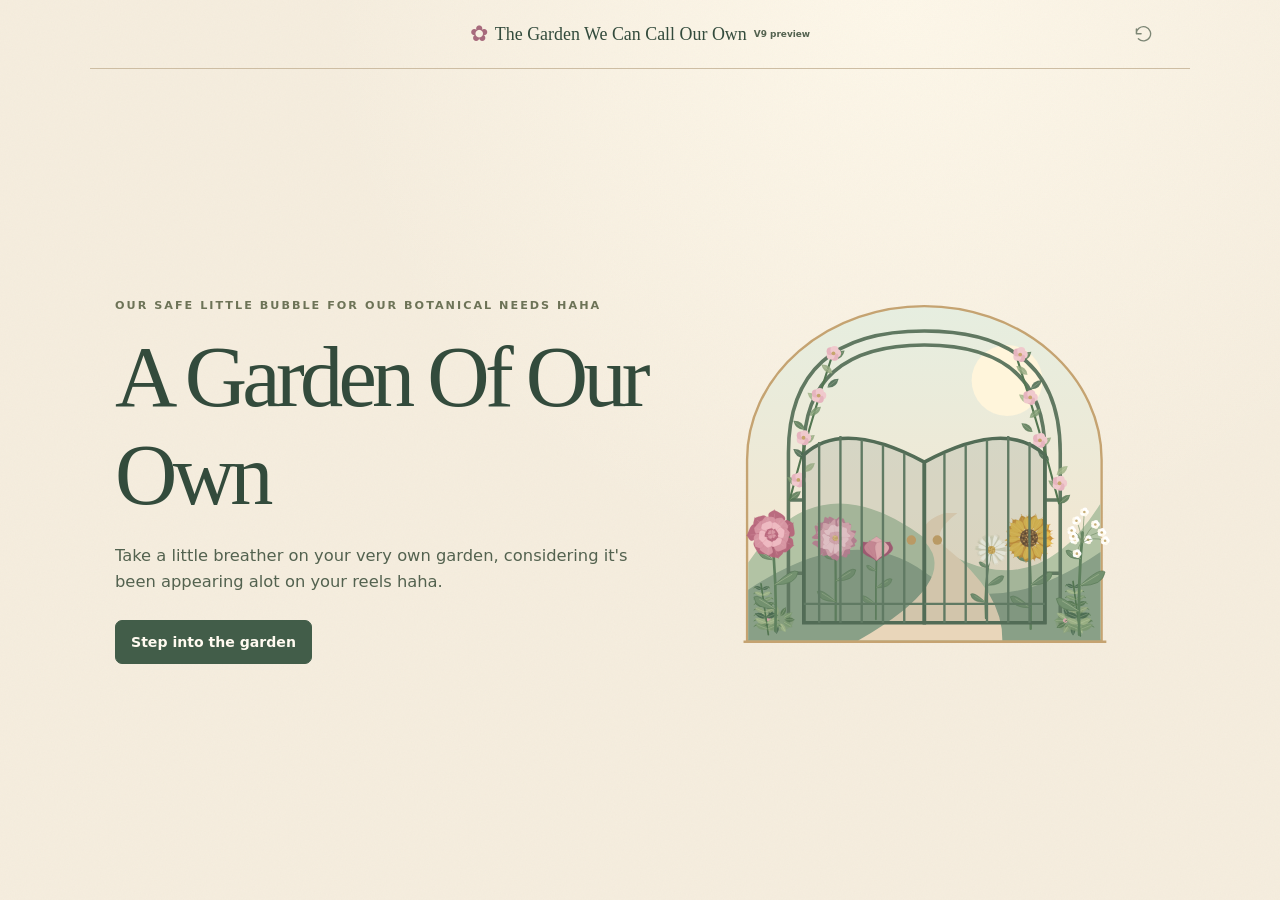
<file: index.html>
<!doctype html>
<html lang="en">
<head>
<meta charset="utf-8">
<meta name="viewport" content="width=device-width,initial-scale=1,viewport-fit=cover">
<meta name="theme-color" content="#f5edde">
<title>The Garden We Grew</title>
<link rel="stylesheet" href="styles/garden.css?v=8.9">
<link rel="stylesheet" href="styles/scenery.css?v=8.18">
<link rel="stylesheet" href="styles/greenhouse.css?v=9.2-catalog">
<link rel="stylesheet" href="styles/finale.css?v=8.19">
<link rel="stylesheet" href="styles/polish.css?v=8.2">
<script defer src="garden-model.js?v=9.2-catalog"></script>
<script defer src="garden-landscape.js?v=5"></script>
<script defer src="garden-scenes.js?v=9.2-catalog"></script>
<script defer src="garden.js?v=9.2-catalog"></script>
</head>
<body>
<header class="masthead" id="gardenNavbar"><div class="navbar-brand"><span class="monogram" aria-hidden="true">✿</span><span data-copy="brand">The Garden We Grew</span><small class="preview-mark" title="Isolated expansion storage">V9 preview</small></div><button type="button" id="reset" class="navbar-reset" aria-label="Start a new garden" data-copy-aria-label="reset" data-copy-title="reset" disabled><svg viewBox="0 0 24 24" width="19" height="19" fill="none" stroke="currentColor" stroke-width="1.7" stroke-linecap="round" stroke-linejoin="round" aria-hidden="true"><path d="M3 11a9 9 0 1 1 2.5 6.3M3 5v6h6"/></svg></button></header>
<main id="app" hidden>
<section id="gateIntro" class="intro">
<div class="intro-copy"><p class="kicker" data-copy="eyebrow"></p><h1 data-copy="title"></h1><p class="intro-description" data-copy="intro"></p><button type="button" id="openGate" class="button primary" aria-controls="gardenPath" aria-expanded="false" data-copy="enter"></button></div>
<div class="hero-art" aria-hidden="true">
<svg id="gateCamera" viewBox="0 0 360 330" xmlns="http://www.w3.org/2000/svg">
<defs><linearGradient id="sky" x2="0" y2="1"><stop stop-color="#e6eee0"/><stop offset="1" stop-color="#f6e4cc"/></linearGradient></defs>
<path d="M30 300V147a150 130 0 0 1 300 0v153Z" fill="url(#sky)" stroke="#c5a371" stroke-width="2"/>
<circle cx="250" cy="80" r="30" fill="#fff5db"/>
<path d="M31 234Q90 146 180 213T329 184V300H31Z" fill="#b2c3a4"/>
<path d="M31 257Q120 198 180 242T329 225V300H31Z" fill="#89a087"/>
<path d="M124 300Q211 250 181 217Q172 201 197 192L208 192Q184 210 198 221Q247 260 246 300Z" fill="#e9d6ba"/>
<g stroke="#607861" fill="none" stroke-width="3"><path d="M65 286V141Q65 38 180 38Q295 38 295 141V286"/><path d="M78 286V140Q78 50 180 50Q282 50 282 140V286"/><path d="M65 181H78M282 181H295M65 243H78M282 243H295"/></g>
<g id="heroFoliage"></g><g id="heroFlowers"></g><g id="heroVines"></g>
<g id="gateLeft" class="gate-door"><path d="M78 143Q111 112 180 149V285H78Z" fill="#506956" fill-opacity=".15" stroke="#526c56" stroke-width="3"/><path d="M78 269H180M91 132V285M109 127V285M127 130V285M145 135V285M163 142V285" stroke="#607a63" stroke-width="2"/><circle cx="169" cy="215" r="4" fill="#b99a65"/></g><g id="gateRight" class="gate-door"><path d="M180 149Q249 112 282 143V285H180Z" fill="#506956" fill-opacity=".15" stroke="#526c56" stroke-width="3"/><path d="M180 269H282M197 142V285M215 135V285M233 130V285M251 127V285M269 132V285" stroke="#607a63" stroke-width="2"/><circle cx="191" cy="215" r="4" fill="#b99a65"/></g>
<path d="M27 301H334" stroke="#c5a371" stroke-width="2"/>
</svg>
</div></section>
<div id="gardenJourney" hidden>
<section id="gardenPath" class="scene path-scene" tabindex="-1" aria-labelledby="pathTitle">
 <div class="scene-heading"><p class="kicker" data-copy="pathKicker"></p><h2 id="pathTitle" data-copy="pathTitle"></h2><p data-copy="pathIntro"></p></div>
 <div class="scene-picture"><svg id="pathCamera" viewBox="0 0 600 320" role="img" aria-label="A winding garden path leading to a glass greenhouse, with flowers growing beside it" data-copy-aria-label="pathArtLabel" xmlns="http://www.w3.org/2000/svg">
 <defs><filter id="pathPigment" x="-5%" y="-5%" width="110%" height="110%"><feTurbulence type="fractalNoise" baseFrequency=".022" numOctaves="1" result="noise"/><feDisplacementMap in="SourceGraphic" in2="noise" scale="2.2"/><feGaussianBlur stdDeviation=".18"/></filter><linearGradient id="pathSky" x2="0" y2="1"><stop stop-color="#e7eee1"/><stop offset="1" stop-color="#f6dfc9"/></linearGradient><linearGradient id="pathGround" x2="0" y2="1"><stop stop-color="#a9bb98"/><stop offset="1" stop-color="#789176"/></linearGradient></defs>
 <rect width="600" height="320" fill="url(#pathSky)"/><circle cx="452" cy="69" r="33" fill="#fff1ce"/><path d="M0 167Q110 78 228 157T600 132V320H0Z" fill="#c0cead"/><path d="M0 205Q175 130 301 190T600 175V320H0Z" fill="url(#pathGround)"/><path d="M235 320Q365 253 304 219Q270 197 336 172L360 172Q309 198 331 214Q415 250 415 320Z" fill="#e7d0ae"/><path d="M260 312L381 312M284 288L373 283M308 265L357 259M322 241L335 239" stroke="#bdab8c" stroke-width="1.5" opacity=".7"/>
 <!-- The existing greenhouse facade, seen in perspective at the far end of the path. -->
 <g id="distantGreenhouse" transform="translate(348 172) scale(.29) translate(-300 -241)"><ellipse cx="300" cy="240" rx="205" ry="13" fill="#617b5c" opacity=".15"/><path d="M105 235V98L300 35L495 98V235Z" fill="#dae8de" fill-opacity=".65" stroke="#607b68" stroke-width="5"/><path d="M105 98H495M300 35V98M148 84V235M202 66V235M251 51V235M349 51V235M398 66V235M452 84V235M105 145H495M105 190H495" stroke="#789683" stroke-width="2" fill="none"/><path d="M260 235V116H340V235M300 116V235" fill="#d2dfcd" stroke="#58755e" stroke-width="3"/><circle cx="289" cy="182" r="3" fill="#b69b6c"/><circle cx="310" cy="182" r="3" fill="#b69b6c"/><path d="M94 241H506" stroke="#b89d79" stroke-width="7"/></g>
 <g fill="#6e896b" stroke="#566e58" stroke-width="1.3"><path d="M38 233V103Q38 79 60 71Q76 49 98 74Q125 75 126 104Q138 132 110 148H82V233Z"/><path d="M497 225V108Q474 83 508 62Q527 32 553 58Q590 61 577 94Q590 122 551 137H529V225Z"/></g>
 <g id="pathFoliage"></g><g id="pathPlants"></g><g id="pathDecor"></g><g id="pathForeground"></g><g id="pathWash"></g>
 </svg><div id="pathEffects" class="scene-effects" aria-hidden="true"></div><div id="butterflyEffects" class="scene-effects" aria-hidden="true"></div></div>
 <div class="scene-caption"><p id="pathProgress" aria-live="polite"></p><a class="button secondary" href="#nursery" data-scene-go="nursery" data-copy="visitNursery"></a></div>
</section>
<section id="nursery" hidden tabindex="-1" class="section">
<div class="scene-navigation scene-back"><a class="button secondary" href="#gardenPath" data-scene-go="gardenPath" data-copy="backPath"></a></div>
<div class="section-head"><span class="chapter" data-copy="nurseryChapter"></span><div><p class="kicker" data-copy="nurseryKicker"></p><h2 data-copy="nurseryTitle"></h2><p data-copy="nurseryIntro"></p></div></div>
<div class="progress"><span id="progressText"></span><progress id="progress" value="0" max="6" aria-label="Flowers in bloom" data-copy-aria-label="progressLabel"></progress></div>
<p id="extraProgress" class="quiet" aria-live="polite"></p><div id="plants" class="plant-grid"></div>
<div id="peachNursery" class="nursery-guide">
  <picture class="nursery-peach">
    <source media="(prefers-reduced-motion: reduce)" srcset="[data-uri]">
    <img id="peachSticker" src="https://media.tenor.com/ZQ7fGn4s3YwAAAAj/peach-goma-paw-paw.gif" alt="Peach raising her paw" data-copy-alt="peachAlt" width="238" height="202" loading="lazy" decoding="async" referrerpolicy="no-referrer" onerror="this.parentElement.hidden=true">
  </picture>
  <div class="nursery-speech"><p class="nursery-guide-name" data-copy="peachName"></p><p data-copy="peachNurseryInvite"></p><a id="visitGreenhouse" class="button secondary" href="#glassEntrance" data-scene-go="glassEntrance" data-copy="peachGreenhouseButton"></a></div>
</div>
</section>
<section id="glassEntrance" hidden tabindex="-1" class="scene greenhouse-scene" aria-labelledby="glassTitle"><div class="scene-heading"><p class="kicker" data-copy="glassKicker"></p><h2 id="glassTitle" data-copy="glassTitle"></h2><p data-copy="glassIntro"></p></div><div class="glass-arrival"><div class="scene-picture"><svg viewBox="0 0 600 300" role="group" aria-label="A glass greenhouse surrounded by flowers" data-copy-aria-label="glassArtLabel" xmlns="http://www.w3.org/2000/svg"><defs><linearGradient id="glassSky" x2="0" y2="1"><stop stop-color="#e7efdd"/><stop offset="1" stop-color="#f7e6ce"/></linearGradient></defs><rect width="600" height="300" fill="url(#glassSky)"/><path d="M0 220Q150 167 300 216T600 206V300H0Z" fill="#acbd9e"/><path d="M240 300L273 223H327L365 300Z" fill="#dfc6a3"/><path d="M105 235V98L300 35L495 98V235Z" fill="#dae8de" fill-opacity=".65" stroke="#607b68" stroke-width="5"/><path d="M105 98H495M300 35V98M148 84V235M202 66V235M251 51V235M349 51V235M398 66V235M452 84V235M105 145H495M105 190H495" stroke="#789683" stroke-width="2" fill="none"/><path d="M260 235V116H340V235Z" fill="#647b63" stroke="#58755e" stroke-width="3"/><path d="M94 241H506" stroke="#b89d79" stroke-width="7"/><g id="glassFoliage"></g><g id="glassPlants"></g><g id="glassVines"></g><a id="glassDoor" class="glass-door-link" href="#greenhouse" data-scene-go="greenhouse" aria-label="Open the greenhouse doors" data-copy-aria-label="glassDoorLabel" tabindex="0"><title data-copy="glassDoorLabel">Open the greenhouse doors</title><g id="glassDoorLeft"><path d="M260 235V116H300V235Z" fill="#d2dfcd" stroke="#58755e" stroke-width="3"/><path d="M266 123H294V174H266Z" fill="#e8efdf" fill-opacity=".62" stroke="#789683"/><circle cx="289" cy="182" r="3" fill="#b69b6c"/></g><g id="glassDoorRight"><path d="M300 235V116H340V235Z" fill="#d2dfcd" stroke="#58755e" stroke-width="3"/><path d="M306 123H334V174H306Z" fill="#e8efdf" fill-opacity=".62" stroke="#789683"/><circle cx="310" cy="182" r="3" fill="#b69b6c"/></g><rect class="glass-door-hit" x="250" y="108" width="100" height="134" rx="3" fill="transparent" stroke="transparent" stroke-width="3"/></a></svg></div><div id="peachGlassGuide" class="glass-guide"><picture class="glass-peach"><source media="(prefers-reduced-motion: reduce)" srcset="[data-uri]"><img id="glassPeachSticker" src="https://media.tenor.com/ZQ7fGn4s3YwAAAAj/peach-goma-paw-paw.gif" alt="Peach raising her paw" data-copy-alt="peachAlt" width="238" height="202" loading="lazy" decoding="async" referrerpolicy="no-referrer" onerror="this.parentElement.hidden=true"></picture><div class="glass-speech"><p class="glass-speaker" data-copy="peachName"></p><p data-copy="peachGlassInvite"></p></div></div></div><div class="scene-caption"><a class="button secondary" href="#nursery" data-scene-go="nursery" data-copy="backNursery"></a></div></section>
<section id="greenhouse" hidden tabindex="-1" class="section">
<div class="scene-navigation scene-back"><a class="button secondary" href="#glassEntrance" data-scene-go="glassEntrance" data-copy="backGlass"></a></div>
<div class="section-head"><span class="chapter" data-copy="bouquetChapter"></span><div><p class="kicker" data-copy="bouquetKicker"></p><h2 data-copy="bouquetTitle"></h2><p data-copy="bouquetIntro"></p></div></div>
<div class="live-workbench"><div class="florist-room"><svg class="room-backdrop" aria-hidden="true" xmlns="http://www.w3.org/2000/svg" viewBox="0 0 740 290" preserveAspectRatio="xMidYMid slice"><defs><linearGradient id="roomLight" x2="0" y2="1"><stop stop-color="#f7f2df"/><stop offset="1" stop-color="#c5d7be"/></linearGradient><linearGradient id="roomFloor" x2="0" y2="1"><stop stop-color="#e4d3b9"/><stop offset="1" stop-color="#bc9d7c"/></linearGradient></defs><rect width="740" height="290" fill="url(#roomLight)"/><path d="M0 235L370 198L740 235V290H0Z" fill="url(#roomFloor)"/><path d="M0 290L370 198L740 290M110 290L370 198L630 290M240 290L370 198L500 290M0 261H740" stroke="#a48c6c" stroke-width="1" opacity=".38" fill="none"/><g fill="#f1f2df" fill-opacity=".42" stroke="#789683" stroke-width="2"><path d="M42 207V62L370 8L698 62V207Z"/><path d="M42 62H698M370 8V207M125 49V207M207 36V207M289 22V207M451 22V207M533 36V207M615 49V207M42 108H698M42 158H698"/></g><g fill="#a0b797" opacity=".7"><path d="M45 186Q125 123 208 184T370 182T533 184T695 176V207H45Z"/></g><g stroke="#866f52" fill="#b59875"><path d="M22 184H260V195H22ZM28 195H38V263H28ZM244 195H254V263H244ZM480 184H718V195H480ZM486 195H496V263H486ZM702 195H712V263H702Z"/><path d="M255 232H485V246H255ZM268 246H282V285H268ZM458 246H472V285H458Z"/></g><g fill="#b77f64" stroke="#9b6f57"><path d="M51 159H97L91 184H57ZM124 162H167L161 184H130ZM191 157H237L231 184H197ZM503 159H549L543 184H509ZM573 161H616L610 184H579ZM644 158H690L684 184H650Z"/></g><g id="workroomFlowers"></g><g fill="none" stroke="#698968" stroke-width="2.2"><path d="M0 7Q64 60 122 20T247 15M740 7Q676 60 618 20T493 15"/></g><g fill="#72966e"><path d="M30 25Q9 3 4 19Q5 40 30 25M71 39Q49 20 52 39Q57 54 71 39M116 24Q99 4 94 22Q99 40 116 24M710 25Q731 3 736 19Q735 40 710 25M669 39Q691 20 688 39Q683 54 669 39M624 24Q641 4 646 22Q641 40 624 24"/></g><path d="M310 218L401 213L442 229L347 234Z" fill="#e9ddc5" stroke="#b19d7f"/><path d="M331 218L400 215M348 226L422 222" stroke="#c5a371"/><path d="M286 226Q300 204 316 225Q302 232 286 226Z" fill="#b16c83"/></svg><div id="bouquetArt" class="bouquet-art workbench-bouquet"></div></div><div class="workbench-status"><p id="bouquetCount" aria-live="polite"></p><p id="paperPreviewStatus" class="paper-preview-status" aria-live="polite" hidden data-copy="paperPreviewStatus"></p><button id="bouquetHelp" class="secondary help-button" type="button" data-copy="helpButton" aria-haspopup="dialog"></button><button id="editPosition" type="button" class="secondary edit-position" aria-pressed="false" data-copy="editPosition"></button></div><p id="positionHint" class="quiet" aria-live="polite"></p></div>
<div class="flower-tray"><h3 data-copy="trayTitle"></h3><p data-copy="trayHint"></p><div id="flowerTray" class="tray-grid"></div></div>
<div class="bouquet-workspace merged-workspace">
<div class="bouquet-controls"><p class="workbench-label" data-copy="workbenchLabel"></p><h3 data-copy="finishBouquetTitle"></h3><div class="position-panel"><label for="positionFlower" data-copy="positionFlower"></label><select id="positionFlower"></select><div class="position-grid"><button type="button" class="secondary" id="tiltLeft" data-copy="tiltLeft"></button><button type="button" class="secondary" id="tiltRight" data-copy="tiltRight"></button><button type="button" class="secondary" id="raiseFlower" data-copy="raiseFlower"></button><button type="button" class="secondary" id="lowerFlower" data-copy="lowerFlower"></button></div><div class="history-controls"><button type="button" class="secondary" id="resetFlower" data-copy="resetFlower"></button><button type="button" class="secondary" id="autoArrange" data-copy="autoArrange"></button><button type="button" class="secondary" id="undoBouquet" data-copy="undoBouquet"></button><button type="button" class="secondary" id="redoBouquet" data-copy="redoBouquet"></button></div><p class="quiet" data-copy="historyHint"></p></div><label for="wrap" data-copy="wrapLabel"></label><select id="wrap"></select><label for="paperStyle" data-copy="paperStyleLabel"></label><select id="paperStyle"></select><label for="ribbon" data-copy="ribbonLabel"></label><select id="ribbon"></select><label for="ribbonStyle" data-copy="ribbonStyleLabel"></label><select id="ribbonStyle"></select><label class="check"><input type="checkbox" id="greenery"><span data-copy="greeneryLabel"></span></label><button type="button" id="wrapBouquet" class="wrap-button" aria-pressed="false" data-copy="wrapButton"></button><p id="wrapStatus" class="quiet" aria-live="polite"></p><div class="button-row"><button type="button" id="png" data-copy="savePng"></button><button type="button" id="svg" class="secondary" data-copy="saveSvg"></button></div><p class="quiet" data-copy="exportHint"></p></div></div>
<div class="scene-navigation scene-next"><a class="button" href="#finalGarden" data-scene-go="finalGarden" data-copy="visitBench"></a></div>
</section>
<section id="finalGarden" hidden tabindex="-1" class="scene final-scene" aria-labelledby="finalTitle"><div class="scene-navigation scene-back"><a class="button secondary" href="#greenhouse" data-scene-go="greenhouse" data-copy="returnBouquet"></a><a class="button secondary" href="#nursery" data-scene-go="nursery" data-copy="backNursery"></a></div><div class="scene-heading"><p class="kicker" data-copy="finalKicker"></p><h2 id="finalTitle" data-copy="finalTitle"></h2><p data-copy="finalIntro"></p></div><div class="scene-picture"><svg viewBox="0 0 600 330" role="img" aria-label="A garden bench underneath a flowering tree at sunset" data-copy-aria-label="finalArtLabel" xmlns="http://www.w3.org/2000/svg"><defs><filter id="finalPigment" x="-5%" y="-5%" width="110%" height="110%"><feTurbulence type="fractalNoise" baseFrequency=".022" numOctaves="1" result="noise"/><feDisplacementMap in="SourceGraphic" in2="noise" scale="2.2"/><feGaussianBlur stdDeviation=".18"/></filter><radialGradient id="sunHalo"><stop stop-color="#fff4cd" stop-opacity=".64"/><stop offset="1" stop-color="#fff4cd" stop-opacity="0"/></radialGradient><linearGradient id="finalSky" x2="0" y2="1"><stop stop-color="#b8c4bc"/><stop offset=".7" stop-color="#f0d4ba"/><stop offset="1" stop-color="#f9e8cd"/></linearGradient></defs><rect width="600" height="330" fill="url(#finalSky)"/><circle cx="439" cy="115" r="85" fill="url(#sunHalo)"/><circle cx="439" cy="115" r="37" fill="#ffedbe"/><path d="M0 232Q165 152 314 220T600 204V330H0Z" fill="#92a889"/><path d="M0 282Q150 248 300 281T600 271V330H0Z" fill="#779176"/><path d="M160 281Q184 202 171 145Q156 110 118 87L126 78Q173 97 188 132Q202 91 247 76L255 85Q206 112 205 159L199 281Z" fill="#806c52"/><g id="finalFoliage"></g><g id="treeBlooms"></g><ellipse cx="319" cy="303" rx="91" ry="11" fill="#52634d" opacity=".22"/><path d="M225 304Q302 292 409 301L430 330H208Z" fill="#d7c6a6" opacity=".65"/><g stroke="#4f6250" stroke-width="4" stroke-linecap="round" fill="none"><path d="M246 270L239 303M386 270L395 303M247 270Q228 264 237 249M387 270Q406 264 397 249M239 303Q234 294 243 289M395 303Q400 294 391 289"/></g><g fill="#ae8966" stroke="#745b45" stroke-width="1.2"><path d="M241 239Q317 231 394 239L391 248H244Z"/><rect x="244" y="251" width="147" height="7" rx="2"/><rect x="244" y="261" width="147" height="7" rx="2"/><path d="M244 271H391L404 281H231Z"/></g><g id="benchEnvelope" visibility="hidden" transform="translate(340 269) rotate(-7)"><rect x="-18" y="-9" width="36" height="19" rx="1" fill="#f7e9d1" stroke="#bba17d"/><path d="M-18 -9L0 4L18 -9" fill="#efe0c6" stroke="#bba17d" stroke-width=".7"/><circle cx="0" cy="3" r="3" fill="#b47783"/></g><g fill="#f3c9c9" opacity=".8"><ellipse cx="226" cy="303" rx="3" ry="1.5" transform="rotate(20 226 303)"/><ellipse cx="412" cy="311" rx="3.3" ry="1.5"/><ellipse cx="280" cy="319" rx="3" ry="1.5" transform="rotate(-30 280 319)"/></g><g id="finalPlants"></g><g id="finalForeground"></g><g id="finalWash"></g></svg><div id="finalEffects" class="scene-effects" aria-hidden="true"></div></div><div id="letterStation" class="letter-station"><p class="kicker" data-copy="letterStationLabel"></p><div id="finalBloomMeter" class="final-bloom-meter" aria-hidden="true"></div><p id="letterProgress" class="letter-progress"></p><p id="letterStatus" aria-live="polite"></p><button id="openLetter" type="button" class="envelope-button" aria-expanded="false" aria-controls="gardenLetter" disabled><span class="envelope-art" aria-hidden="true"><svg id="letterEnvelope" viewBox="0 -66 300 266" xmlns="http://www.w3.org/2000/svg"><defs><linearGradient id="envelopePaper" x1="0" y1="0" x2="1" y2="1"><stop stop-color="#fff7e7"/><stop offset="1" stop-color="#e6cfac"/></linearGradient><linearGradient id="sealPaint" x2="1" y2="1"><stop stop-color="#cf9aa6"/><stop offset="1" stop-color="#966477"/></linearGradient></defs><ellipse cx="150" cy="179" rx="112" ry="9" fill="#9d8064" opacity=".13"/><rect x="32" y="43" width="236" height="130" rx="5" fill="url(#envelopePaper)" stroke="#b99e77"/><g class="envelope-flap-back"><path d="M32 44H268L150 -44Z" fill="url(#envelopePaper)" stroke="#b99e77" stroke-linejoin="round"/><path d="M40 40L150 -36L260 40" fill="none" stroke="#d0b994" stroke-width=".9"/></g><g id="envelopeInsert" class="envelope-insert"><rect x="53" y="50" width="194" height="104" rx="3" fill="#fffaf0" stroke="#cbb48e"/><path d="M73 65H227M73 69H227M80 86H220M80 93H207M80 100H216" fill="none" stroke="#d9c7a7" stroke-width="1.4"/><path d="M143 71Q128 60 142 57Q148 58 150 63Q153 56 160 57Q173 61 157 73L150 78Z" fill="#c98b9c" opacity=".7"/></g><path d="M32 48L150 127L268 48V169Q268 173 263 173H37Q32 173 32 169Z" fill="#f1e1c7" stroke="#b99e77"/><path d="M32 171L150 94L268 171" fill="#f6e9d5" stroke="#b99e77"/><g class="envelope-flap envelope-flap-front"><path d="M32 44H268L150 132Z" fill="url(#envelopePaper)" stroke="#b99e77" stroke-linejoin="round"/><path d="M40 48L150 125L260 48" fill="none" stroke="#d0b994" stroke-width=".9"/></g><g class="envelope-seal"><circle cx="150" cy="127" r="20" fill="#9f6b7c" opacity=".18" transform="translate(0 3)"/><path d="M150 106Q157 106 161 111Q170 112 171 121Q175 130 168 136Q164 146 153 146Q142 150 135 142Q125 137 129 125Q126 114 138 109Z" fill="url(#sealPaint)" stroke="#a57485"/><circle cx="150" cy="127" r="13" fill="none" stroke="#f0ccd1" stroke-opacity=".55"/><path d="M150 136Q131 123 143 119Q148 118 150 124Q153 118 158 119Q170 123 150 136Z" fill="#f6d7da"/></g><g class="envelope-lock" transform="translate(150 127)" fill="none" stroke="#80684e" stroke-width="2.5"><rect x="-8" y="-1" width="16" height="13" rx="2" fill="#f5e6cf"/><path d="M-5 -1V-6A5 5 0 0 1 5 -6V-1"/></g></svg></span><span id="envelopeLabel" data-copy="openLetter"></span></button></div><dialog id="letterDialog" class="letter-dialog" aria-labelledby="letterHeading" tabindex="-1"><article id="gardenLetter" class="garden-letter letter-paper" hidden tabindex="-1" aria-labelledby="letterHeading"><div class="letter-botanical" id="letterBotanical" aria-hidden="true"></div><p class="kicker" data-copy="letterStationLabel"></p><h3 id="letterHeading" data-copy="letterHeading"></h3><p class="letter-body" data-copy="letterBody"></p><p class="signature" data-copy="letterSign"></p><div class="letter-actions"><button id="closeLetter" type="button" class="secondary" data-copy="closeLetter"></button><a class="button secondary" href="#greenhouse" data-scene-go="greenhouse" data-copy="returnBouquet"></a></div></article><div class="letter-fold-sheet" aria-hidden="true"><div class="fold-crease fold-crease-one"></div><div class="fold-crease fold-crease-two"></div><span class="fold-heart">♡</span></div></dialog><section id="gardenClosing" class="closing" hidden><span class="closing-mark" aria-hidden="true">❦</span><h2 data-copy="closingTitle"></h2><p data-copy="closing"></p></section>
</section>
</div>
</main>
<dialog id="helpDialog" class="help-dialog" aria-labelledby="helpTitle"><div class="help-heading"><picture class="help-peach"><source media="(prefers-reduced-motion: reduce)" srcset="[data-uri]"><img src="https://media.tenor.com/ZQ7fGn4s3YwAAAAj/peach-goma-paw-paw.gif" alt="Peach raising her paw" data-copy-alt="peachAlt" width="238" height="202" loading="lazy" decoding="async" referrerpolicy="no-referrer" onerror="this.parentElement.hidden=true"></picture><div><p class="kicker" data-copy="peachName"></p><h2 id="helpTitle" data-copy="helpTitle"></h2></div></div><p data-copy="helpIntro"></p><ol class="help-steps"><li data-copy="helpAdd"></li><li data-copy="helpArrange"></li><li data-copy="helpPosition"></li><li data-copy="helpFinish"></li></ol><button id="closeHelp" type="button" data-copy="helpClose" autofocus></button></dialog>
<dialog id="saveImageDialog" class="save-image-dialog" aria-labelledby="saveImageTitle"><h2 id="saveImageTitle" data-copy="saveImageTitle"></h2><p id="saveImageInstructions" data-copy="saveImageInstructions"></p><p id="saveImageStatus" role="status" aria-live="polite"></p><img id="savedBouquetImage" data-copy-alt="saveImageAlt" alt="Your bouquet keepsake" width="1200" height="1320" hidden><div class="save-image-actions"><button id="shareBouquetImage" type="button" data-copy="shareImage" hidden></button><a id="downloadBouquetImage" class="button secondary" download="our-garden-bouquet.png" data-copy="downloadImage" hidden></a><button id="closeImageDialog" type="button" class="secondary" data-copy="closeImagePreview"></button></div></dialog>
<p id="loading" class="loading" role="status">Opening the garden…</p>
<p id="notice" class="notice" role="status" aria-live="polite"></p>
<div id="petalTransition" class="petal-transition" aria-hidden="true" hidden><div class="petal-veil"></div><div id="transitionPetals" class="transition-petals"></div></div>
<noscript><p class="loading">This interactive prototype needs JavaScript.</p></noscript>
</body></html>
</file>
<file: styles/garden.css>
:root{--ivory:#f5edde;--paper:#fffaf0;--blush:#dda3ae;--sage:#98ad91;--forest:#425d49;--gold:#c5a371;--ink:#334b3c;--muted:#626e5d;--line:#d9cbb5;--shadow:0 12px 40px #50664a12}
*{box-sizing:border-box}html{scroll-behavior:smooth}body{margin:0;color:var(--ink);background:radial-gradient(ellipse at 70% 0,#fdf7e9 0,transparent 45%),var(--ivory);font-family:system-ui,-apple-system,Segoe UI,sans-serif;line-height:1.6;overflow-wrap:break-word}body:before{content:"";position:fixed;inset:0;pointer-events:none;opacity:.12;background-image:url("data:image/svg+xml,%3Csvg xmlns='http://www.w3.org/2000/svg' width='180' height='180'%3E%3Cfilter id='n'%3E%3CfeTurbulence type='fractalNoise' baseFrequency='.65' numOctaves='3' stitchTiles='stitch'/%3E%3C/filter%3E%3Crect width='100%25' height='100%25' filter='url(%23n)' opacity='.24'/%3E%3C/svg%3E");z-index:-1}[hidden]{display:none!important}button,select{font:inherit}button,.button,select{min-height:44px;border-radius:7px}button,.button{display:inline-flex;align-items:center;justify-content:center;background:var(--forest);color:#fffaf0;border:1px solid var(--forest);font-size:.88rem;font-weight:600;padding:10px 15px;cursor:pointer;text-decoration:none;line-height:1.3;text-align:center}button:disabled{opacity:.48;cursor:not-allowed}button.secondary,.button.secondary{background:transparent;color:var(--forest);border-color:#819782}button:not(:disabled):hover,.button:hover{filter:brightness(1.08)}button:focus-visible,a:focus-visible,select:focus-visible,input:focus-visible{outline:3px solid #8c5f6d;outline-offset:3px}h1,h2,h3{font-family:Georgia,'Times New Roman',serif;font-weight:400;line-height:1.14;margin:0 0 12px}h1{font-size:clamp(2.7rem,7vw,5.4rem);letter-spacing:-.055em}h2{font-size:clamp(1.9rem,4.5vw,3.1rem);letter-spacing:-.025em}h3{font-size:1.3rem}p{margin:0 0 15px}.masthead{display:flex;align-items:center;gap:9px;max-width:1100px;margin:auto;padding:23px 25px;border-bottom:1px solid var(--line);font:1.1rem Georgia,serif}.monogram{color:#a76a7c;font-size:1.4rem}.edition{margin-left:auto;font:10px system-ui,sans-serif;text-transform:uppercase;letter-spacing:.12em;color:var(--muted)}main{max-width:1100px;margin:auto;padding:0 25px 30px}.intro{display:grid;grid-template-columns:1.05fr .95fr;align-items:center;gap:38px;min-height:430px;padding:45px 0 65px}.intro-copy{max-width:540px}.kicker{font-size:.7rem;text-transform:uppercase;letter-spacing:.18em;color:#6d7357;font-weight:650;margin-bottom:13px}.intro-description{max-width:35em;font-size:1.02rem;color:var(--muted);margin:18px 0 25px}.hero-art svg{display:block;width:100%;max-height:390px}.section{padding:40px 0 55px;border-top:1px solid var(--line);scroll-margin-top:20px}.section-head{display:flex;gap:20px;align-items:flex-start;margin-bottom:22px}.section-head p:last-child{color:var(--muted);max-width:46em;margin-bottom:0}.chapter{font:italic 2.1rem Georgia,serif;color:#a47b66}.progress{display:flex;align-items:center;gap:15px;font-size:.82rem;margin-bottom:20px;color:var(--muted)}progress{width:min(240px,48%);height:8px;accent-color:var(--forest)}.plant-grid{display:grid;grid-template-columns:repeat(3,minmax(0,1fr));gap:16px}.plant-card{display:flex;flex-direction:column;background:#fffaf1a8;border:1px solid var(--line);border-radius:100px 100px 9px 9px;padding:14px 17px 18px;text-align:center;box-shadow:var(--shadow);min-width:0}.plant-art{background:radial-gradient(ellipse at 50% 35%,#fffdf7,transparent 70%);height:190px;display:grid;place-items:center}.plant-art svg{width:100%;height:100%;max-width:210px;overflow:visible}.plant-card h3{margin:5px 0}.species-meaning{font-size:.75rem;color:#866757;font-style:italic}.stage{font-size:.75rem;color:var(--muted);margin:8px 0}.stage-meter{display:flex;justify-content:center;gap:5px;margin:0 0 12px}.stage-meter i{width:15px;height:3px;background:#ddd2bd;border-radius:3px}.stage-meter i.filled{background:#789474}.plant-message{font-family:Georgia,serif;font-size:.96rem;margin:4px 0 12px;white-space:pre-wrap}.plant-card .action{margin-top:auto;width:100%}.bouquet-workspace{display:grid;grid-template-columns:1.15fr .85fr;gap:25px;align-items:start}.bouquet-paper{background:#fffaf2;border:1px solid var(--line);padding:18px;border-radius:130px 130px 12px 12px;box-shadow:var(--shadow);text-align:center}.bouquet-art svg{width:100%;height:auto;max-height:420px;display:block}.bouquet-paper p{font-size:.8rem;color:var(--muted);margin-bottom:5px}.bouquet-controls{padding:20px 0}.bouquet-controls>p{color:var(--muted);font-size:.85rem}.bouquet-controls label:not(.check){display:block;font-size:.8rem;font-weight:600;margin:12px 0 5px}.bouquet-controls select{width:100%;border:1px solid var(--line);background:var(--paper);color:var(--ink);padding:8px 10px}.check{display:flex;align-items:center;gap:8px;min-height:44px;font-size:.88rem}.check input{width:20px;height:20px;accent-color:var(--forest)}.button-row{display:flex;flex-wrap:wrap;gap:8px;margin:14px 0}.button-row button{flex:1}.arrangement-row{display:flex;align-items:center;gap:5px;border-bottom:1px solid var(--line);padding:6px 0}.arrangement-row span{flex:1;font-size:.88rem}.arrangement-row button{padding:6px 9px;min-width:44px;background:transparent;color:var(--forest);border-color:var(--line)}.quiet{font-size:.76rem!important}.closing{text-align:center;padding:45px 10px;background:#e8eadb80;border:1px solid var(--line);border-radius:140px 140px 6px 6px;margin-bottom:35px}.closing p{max-width:35em;margin:auto;white-space:pre-wrap;color:var(--muted)}.closing-mark{font-size:2rem;color:#aa7783}footer{display:flex;align-items:center;justify-content:space-between;gap:20px;font-size:.73rem;color:var(--muted)}footer p{margin:0}.text-button{background:transparent;border:none;color:#6d574c;text-decoration:underline;padding:5px 0;flex-shrink:0}.notice{position:fixed;bottom:max(14px,env(safe-area-inset-bottom));left:50%;transform:translateX(-50%);width:max-content;max-width:calc(100% - 28px);padding:10px 16px;background:#354f3f;color:white;border-radius:7px;box-shadow:var(--shadow);font-size:.85rem;margin:0;z-index:20}.notice:empty{display:none}.loading{padding:50px 20px;text-align:center}.growth-reveal{animation:unfold .45s ease both;transform-origin:center bottom}@keyframes unfold{from{opacity:.5;transform:scale(.92)}to{opacity:1;transform:scale(1)}}
@media(max-width:750px){main{padding:0 18px 24px}.masthead{padding:15px 18px}.intro{grid-template-columns:1fr;gap:15px;padding:35px 0 35px;min-height:0}.intro-copy{text-align:center;margin:auto}.intro-description{margin:15px auto 20px}.hero-art svg{max-height:245px}.section{padding:28px 0 38px}.section-head{gap:10px}.chapter{font-size:1.7rem}.plant-grid{grid-template-columns:repeat(2,minmax(0,1fr));gap:10px}.plant-card{padding:10px 10px 12px;border-radius:75px 75px 8px 8px}.plant-art{height:145px}.plant-card h3{font-size:1.12rem}.plant-message{font-size:.86rem}.bouquet-workspace{grid-template-columns:1fr;gap:10px}.bouquet-paper{max-width:480px;width:100%;margin:auto;padding:10px}.bouquet-art svg{max-height:370px}.bouquet-controls{padding:12px 0}.closing{padding:35px 18px}footer{align-items:flex-start}}@media(max-width:360px){.plant-grid{grid-template-columns:1fr}.plant-card{max-width:300px;width:100%;margin:auto}.plant-art{height:175px}}@media(prefers-reduced-motion:reduce){html{scroll-behavior:auto}*,*::before,*::after{animation:none!important;transition:none!important}}

/* 8.8: Peach's invitation below the nursery, outside the dynamic plant grid. */
.nursery-guide{display:flex;align-items:center;justify-content:center;gap:18px;max-width:620px;margin:36px auto 0;padding:0 6px}.nursery-peach{display:block;width:clamp(94px,24vw,154px);height:auto;flex:none}.nursery-speech{position:relative;min-width:0;background:var(--paper);border:1px solid var(--line);border-radius:18px;padding:16px 20px;box-shadow:var(--shadow)}.nursery-speech:before{content:"";position:absolute;left:-7px;top:42%;width:12px;height:12px;background:var(--paper);border-left:1px solid var(--line);border-bottom:1px solid var(--line);transform:rotate(45deg)}.nursery-speech p{margin:0 0 12px}.nursery-speech .nursery-guide-name{font:italic 1.15rem Georgia,serif;color:#a76a7c;margin-bottom:5px}.nursery-speech .button{max-width:100%}#glassEntrance{scroll-margin-top:20px}@media(max-width:420px){.nursery-guide{gap:12px;margin-top:25px}.nursery-speech{padding:13px}.nursery-speech .button{font-size:.8rem;padding:9px 10px}}

/* 8.9: original Peach sticker; preserve the speech and navigation if media is unavailable. */
.nursery-peach img{display:block;width:100%;height:auto;object-fit:contain}@media(prefers-reduced-motion:reduce){.nursery-peach{display:none}.nursery-speech:before{display:none}}
</file>
<file: styles/scenery.css>
/* Scene layout and motion: original project styling.
   Petal/firefly drift adapted from yZhanWeather src/conf.js, MIT.
   Copyright (c) 2023 馒头饭. Full notice: vendor/yZhanWeather/LICENSE. */
#gateLeft,#gateRight{transform-box:fill-box;transition:transform .78s cubic-bezier(.25,.75,.24,1),opacity .7s ease;transform-origin:center}
.gate-open #gateLeft{transform:translateX(-18px) scaleX(.18);transform-origin:left center;opacity:.75}
.gate-open #gateRight{transform:translateX(18px) scaleX(.18);transform-origin:right center;opacity:.75}
/* Walkthrough uses the entrance and path SVG cameras; never transform the entire journey. */
#gardenJourney:not([hidden]){animation:none}
#openGate[aria-disabled="true"]{cursor:wait}
/* Keep the destination frame calm until the pullback has settled. */
.gate-arriving #gardenPath .scene-effects{visibility:hidden}
@keyframes journey-arrive{from{opacity:0;transform:translateY(8px)}to{opacity:1;transform:none}}
.scene{margin:0 0 38px;padding:25px 0 0;border-top:1px solid var(--line);scroll-margin-top:12px}
.scene-heading{text-align:center;max-width:600px;margin:0 auto 20px}.scene-heading p:last-child{color:var(--muted);max-width:35em;margin:auto}
.scene-picture{position:relative;overflow:hidden;border:1px solid #bba987;border-radius:120px 120px 9px 9px;background:#dbe5d0;box-shadow:var(--shadow);max-width:850px;margin:0 auto}
.scene-picture svg{display:block;width:100%;height:auto;max-height:450px}
.scene-caption{display:flex;flex-wrap:wrap;align-items:center;justify-content:center;gap:10px 18px;margin:18px 0 0;text-align:center;color:var(--muted);font-size:.85rem}
.scene-caption p{margin:0}.scene-effects{position:absolute;inset:0;overflow:hidden;pointer-events:none;user-select:none}
.scene-effects i{position:absolute;left:var(--x);display:block;animation-play-state:paused}
.scene-visible .scene-effects i{animation-play-state:running}
.motion-paused .scene-effects i{animation-play-state:paused!important}
.ambient-petal{top:-12px;width:9px;height:6px;border-radius:50% 0;background:linear-gradient(to right,#dba2b1,#fff1e7);animation:scene-petal var(--duration) linear var(--delay) infinite}
@keyframes scene-petal{from{opacity:.85;transform:translate(0,-12px) rotate(0)}to{opacity:.2;transform:translate(var(--drift),480px) rotate(45deg)}}
.ambient-firefly{top:55%;width:5px;height:5px;border-radius:50%;background:#fff1ab;box-shadow:0 0 8px #fff4ab;animation:scene-firefly var(--duration) ease-in-out var(--delay) infinite alternate}
@keyframes scene-firefly{from{opacity:.1;transform:translateY(45px) rotate(55deg) skew(5deg,5deg)}to{opacity:.9;transform:translate(var(--drift),-65px) rotate(45deg)}}
.garden-letter{margin:25px auto;max-width:580px;background:#fffaf0;border:1px solid #c5a371;box-shadow:var(--shadow);padding:32px 40px;border-radius:5px;text-align:center;animation:journey-arrive .5s ease both}
.garden-letter p{white-space:pre-wrap;line-height:1.85;font-family:Georgia,serif;color:#53634f}.garden-letter .signature{font-style:italic;color:#996f75;margin-top:22px}
.growth-reveal svg{animation:unfold .45s ease both;transform-origin:center bottom}
@media(max-width:750px){.scene{margin-bottom:25px}.scene-picture{border-radius:75px 75px 8px 8px}.scene-heading{margin-bottom:14px}.garden-letter{padding:26px 20px}.scene-caption{gap:9px}}
@media(prefers-reduced-motion:reduce){.scene-effects{display:none}#gateLeft,#gateRight{transition:none}.garden-letter,#gardenJourney,.growth-reveal svg{animation:none!important}}

/* Prototype 05: limited butterfly effect adapted from yZhanWeather's two-wing
   CSS approach, pinned revision 9f3eb3d41910740319813c4f87011880ea1c5978. */
.ambient-butterfly{top:30%;width:22px;height:17px;animation:butterfly-flight var(--duration) ease-in-out var(--delay) infinite alternate;opacity:.78}
.ambient-butterfly span{position:absolute;top:1px;width:11px;height:15px;background:linear-gradient(135deg,#fff6da,#d6a2b3);border-radius:80% 80% 40% 80%;box-shadow:inset 0 0 0 1px #b48785a0;animation:wing-beat .48s ease-in-out infinite alternate}
.ambient-butterfly span:first-child{left:0;transform-origin:right center}.ambient-butterfly span:last-child{right:0;transform-origin:left center;border-radius:80% 80% 80% 40%}.ambient-butterfly:after{content:"";position:absolute;left:10px;top:4px;width:2px;height:10px;background:#806a59;border-radius:2px}
@keyframes wing-beat{from{transform:scaleX(.38)}to{transform:scaleX(1)}}@keyframes butterfly-flight{from{transform:translate(-15px,20px) rotate(-12deg)}to{transform:translate(var(--drift),-35px) rotate(16deg)}}
.scene-effects .ambient-butterfly span{animation-play-state:paused}.scene-visible .scene-effects .ambient-butterfly span{animation-play-state:running}.motion-paused .scene-effects .ambient-butterfly span{animation-play-state:paused!important}
@media(max-width:750px){.ambient-butterfly{width:18px;height:14px}.ambient-butterfly span{width:9px;height:12px}.ambient-butterfly:after{left:8px;height:8px}}
@media(prefers-reduced-motion:reduce){.scene-effects .ambient-butterfly,.scene-effects .ambient-butterfly span{animation:none!important}}

/* 8.10: one visible chapter at a time; never transform an entire page. */
.scene-navigation{display:flex;align-items:center;flex-wrap:wrap;gap:10px;margin:0 0 20px}.scene-next{justify-content:center;margin:32px 0 0}.scene-leaving{animation:chapter-leave .24s ease-in both;pointer-events:none}.scene-entering{animation:chapter-enter .42s ease-out both}@keyframes chapter-leave{from{opacity:1}to{opacity:0}}@keyframes chapter-enter{from{opacity:0}to{opacity:1}}@media(prefers-reduced-motion:reduce){.scene-leaving,.scene-entering{animation:none!important}}

/* 8.11: a fixed viewport app, not a scrolling document. Only dense chapter contents may scroll. */
html{height:100%;overflow:hidden;overscroll-behavior:none;scroll-behavior:auto!important}
body{position:fixed;inset:0;width:100%;height:100%;height:100dvh;margin:0;display:flex;flex-direction:column;overflow:hidden;overscroll-behavior:none}
body>.masthead{flex:0 0 auto;width:100%;margin:0 auto;padding-top:max(12px,env(safe-area-inset-top));padding-bottom:12px}
#app{display:flex;flex-direction:column;flex:1 1 0;min-height:0;width:100%;margin:0 auto;padding-bottom:max(8px,env(safe-area-inset-bottom));overflow:hidden}
#app>footer{flex:0 0 auto;margin-top:0;padding:5px 0;border-top:1px solid var(--line);gap:8px;font-size:.67rem;align-items:center}
#app>footer p{margin:0;min-width:0;flex:1}
#app>footer #reset{min-height:36px;font-size:.73rem;max-width:45%;flex:0 0 auto}
#gateIntro{flex:1 1 0;min-height:0;min-width:0;overflow:auto;overscroll-behavior:contain;padding-block:clamp(10px,3vh,40px)}
#gardenJourney{flex:1 1 0;min-height:0;min-width:0;overflow:hidden;position:relative}
#gardenJourney>section{height:100%;min-height:0;min-width:0;margin:0;padding:16px 5px 22px;scroll-margin:0;border-top:0;outline-offset:-3px}
#gardenJourney>#nursery,#gardenJourney>#greenhouse,#gardenJourney>#finalGarden{overflow-y:auto;overflow-x:hidden;overscroll-behavior:contain;scrollbar-gutter:stable;scroll-padding-block:12px}
#gardenJourney>#gardenPath,#gardenJourney>#glassEntrance{display:grid;grid-template-rows:auto minmax(0,450px) auto;align-content:center;justify-items:center;gap:clamp(8px,2vh,18px);overflow:hidden;padding:10px 5px 14px}
#gardenPath .scene-heading,#glassEntrance .scene-heading{margin:0 auto;min-width:0}
#gardenPath .scene-picture,#glassEntrance .scene-picture{display:flex;align-items:center;justify-content:center;width:100%;min-height:0;max-height:450px;align-self:center;height:100%;margin:0 auto}
#gardenPath .scene-picture svg,#glassEntrance .scene-picture svg{width:100%;height:100%;max-height:100%;min-height:0;display:block}
#gardenPath .scene-caption,#glassEntrance .scene-caption{margin:0;min-width:0}
#finalGarden #gardenClosing{margin:28px 0 0}
@media(max-width:750px){#app{padding-inline:12px}body>.masthead{padding-inline:12px}#gateIntro{gap:8px;align-content:center}#gateIntro .hero-art svg{max-height:clamp(110px,30dvh,245px)}#gateIntro h1{font-size:clamp(2rem,8vw,3.4rem)}#gateIntro .intro-description{margin:8px auto 14px}#gardenPath .scene-heading h2,#glassEntrance .scene-heading h2{font-size:clamp(1.5rem,6vw,2.25rem)}#gardenPath .scene-heading .kicker,#glassEntrance .scene-heading .kicker{margin-bottom:5px}#gardenPath .scene-heading p:last-child,#glassEntrance .scene-heading p:last-child{font-size:.85rem;line-height:1.4}#app>footer{flex-wrap:nowrap}#app>footer #reset{white-space:normal}}
/* Extreme short/zoomed viewports: permit chapter-local access rather than clipping controls. */
@media(max-height:420px){#gardenJourney>#gardenPath,#gardenJourney>#glassEntrance{grid-template-rows:auto minmax(110px,1fr) auto;align-content:start;overflow-y:auto;overscroll-behavior:contain}#gateIntro{align-content:start}}

/* 8.16: screen-wide petal curtain. Ordinary DOM shapes, no SVG filter, canvas,
   external assets, or continuous animation loop. The opaque veil conceals the swap. */
.petal-transition{position:fixed;inset:0;z-index:1000;overflow:hidden;pointer-events:auto;touch-action:none;isolation:isolate}
.petal-veil,.transition-petals{position:absolute;inset:0;overflow:hidden;pointer-events:none}
.petal-veil{background:#f4dbdc;opacity:1}
.transition-petal{position:absolute;display:block;left:var(--x);top:var(--y);width:clamp(48px,var(--size),180px);aspect-ratio:.76;border-radius:62% 38% 68% 32% / 58% 28% 72% 42%;background:linear-gradient(145deg,#fff2e5 0%,var(--color) 48%,var(--color) 82%);border:1px solid #b7798c30;transform:translate(-50%,-50%) rotate(var(--rot));opacity:1}
.transition-petal:nth-child(3n){border-radius:48% 52% 64% 36% / 31% 42% 58% 69%;background:linear-gradient(165deg,#fff0e8,var(--color) 58%,#d29bab)}
.transition-petal:nth-child(4n){width:clamp(65px,23vmin,210px)}
.petal-transition[data-phase="covering"] .petal-veil{animation:petal-veil-in .54s ease-in-out both}
.petal-transition[data-phase="covering"] .transition-petal{animation:petal-sweep-in .44s var(--delay) cubic-bezier(.18,.68,.32,1) both}
.petal-transition[data-phase="revealing"] .petal-veil{animation:petal-veil-out .54s ease-in-out both}
.petal-transition[data-phase="revealing"] .transition-petal{animation:petal-sweep-out .44s var(--delay) ease-in both}
@keyframes petal-veil-in{0%,20%{opacity:0}100%{opacity:1}}@keyframes petal-veil-out{0%{opacity:1}100%{opacity:0}}
@keyframes petal-sweep-in{from{opacity:0;transform:translate(-115vw,-45vh) rotate(calc(var(--rot) - 150deg)) scale(.7)}to{opacity:1;transform:translate(-50%,-50%) rotate(var(--rot)) scale(1)}}
@keyframes petal-sweep-out{from{opacity:1;transform:translate(-50%,-50%) rotate(var(--rot)) scale(1)}to{opacity:0;transform:translate(110vw,50vh) rotate(calc(var(--rot) + 140deg)) scale(.7)}}
@media(prefers-reduced-motion:reduce){.petal-transition{display:none!important}}

/* 8.17: the greenhouse entrance is the actual interactive door, not a caption button. */
#gardenJourney>#glassEntrance{grid-template-rows:auto minmax(0,1fr) auto;align-content:stretch}
.glass-arrival{display:grid;grid-template-columns:minmax(0,1fr) minmax(135px,210px);align-items:center;gap:clamp(8px,2vw,20px);width:100%;max-width:1060px;min-width:0;min-height:0;height:100%}
#glassEntrance .glass-arrival>.scene-picture{height:100%;max-height:450px;min-height:0;max-width:850px}
.glass-guide{display:flex;flex-direction:column;align-items:center;gap:7px;min-width:0}
.glass-peach{display:block;width:min(100%,115px);flex:none}.glass-peach img{display:block;width:100%;height:auto;max-height:100px;object-fit:contain}
.glass-speech{background:var(--paper);border:1px solid var(--line);border-radius:13px;padding:10px 12px;min-width:0;color:var(--muted);font-size:.85rem;line-height:1.4}.glass-speech p{margin:0}.glass-speech .glass-speaker{font:italic 1.05rem Georgia,serif;color:#a76a7c;margin:0 0 4px}
.glass-door-link{cursor:pointer;outline:none}.glass-door-hit{pointer-events:all}.glass-door-link:hover .glass-door-hit,.glass-door-link:focus-visible .glass-door-hit{stroke:#a76a7c;stroke-dasharray:5 3}.glass-door-link:focus-visible .glass-door-hit{stroke-width:4}
#glassDoorLeft,#glassDoorRight{transition:transform .36s ease-in-out}.glass-door-opening #glassDoorLeft{transform:translateX(-38px)}.glass-door-opening #glassDoorRight{transform:translateX(38px)}
@media(max-width:750px){.glass-arrival{grid-template-columns:minmax(0,1fr);grid-template-rows:minmax(0,1fr) auto;gap:8px}.glass-guide{flex-direction:row;justify-content:center;gap:8px}.glass-peach{width:clamp(55px,17vw,80px)}.glass-peach img{max-height:68px}.glass-speech{font-size:.78rem;padding:7px 10px;max-width:290px}.glass-speech .glass-speaker{font-size:.96rem}}
@media(max-height:420px){#gardenJourney>#glassEntrance{grid-template-rows:auto minmax(190px,1fr) auto;align-content:start}.glass-arrival{min-height:190px}}
@media(prefers-reduced-motion:reduce){.glass-peach{display:none}#glassDoorLeft,#glassDoorRight{transition:none}}

/* 8.18: centered gift-facing navbar; no prototype label or privacy footer. */
body>.masthead#gardenNavbar{display:grid;grid-template-columns:44px minmax(0,1fr) 44px;align-items:center;gap:0;justify-items:center;min-height:58px}
.navbar-brand{grid-column:2;display:flex;align-items:center;justify-content:center;gap:7px;max-width:100%;min-width:0;text-align:center;font:1.12rem Georgia,serif;line-height:1.25;overflow-wrap:anywhere}
.navbar-brand .monogram{flex:none}.navbar-reset{grid-column:3;width:44px;min-height:44px;padding:0;border:0;background:transparent;color:var(--muted);opacity:.75}.navbar-reset:hover{opacity:1}.navbar-reset:disabled{opacity:.35}
@media(max-width:360px){.navbar-brand{font-size:1rem;gap:4px}}
</file>
<file: styles/greenhouse.css>
/* Original greenhouse interior, florist tray and wrapping choreography. */
.florist-room{overflow:hidden;border:1px solid #bba987;border-radius:100px 100px 8px 8px;background:#e9edda;box-shadow:var(--shadow);margin:0 0 24px}.florist-room svg{display:block;width:100%;height:auto}
.flower-tray{border:1px solid var(--line);background:#fffbf2a0;border-radius:12px;padding:18px 20px;margin:0 0 24px}.flower-tray h3{margin-bottom:4px}.flower-tray p{color:var(--muted);font-size:.83rem;margin-bottom:12px}
.tray-grid{display:grid;grid-template-columns:repeat(6,minmax(0,1fr));gap:8px}.tray-flower{display:flex;flex-direction:column;justify-content:flex-start;gap:3px;min-width:0;padding:7px 4px;background:#fffaf0;color:var(--forest);border-color:#cbbb9e;font-weight:400}.tray-flower:disabled{opacity:.68}.tray-art{height:76px;width:100%;pointer-events:none}.tray-art svg{height:100%;width:100%;display:block}.tray-name{font-family:Georgia,serif;font-size:.8rem;line-height:1.15}.tray-state{font-size:.66rem;color:#766b57;line-height:1.2}.tray-flower:not(:disabled):hover{background:#e5eadb}
.bouquet-paper{border-radius:110px 110px 12px 12px;padding:14px;background:#fffaf2;position:sticky;top:12px}.bouquet-art svg{max-height:495px}.workbench-label{font-size:.69rem!important;text-transform:uppercase;letter-spacing:.18em;color:#8a775d!important}.wrap-button{width:100%;margin-top:8px;background:#61795d;border-color:#61795d}#wrapStatus{margin:7px 0 4px;min-height:1.6em}
.wrap-sequence .wrap-back{animation:paper-back .48s ease-out both;transform-box:fill-box;transform-origin:center bottom}.wrap-sequence .wrap-left{animation:fold-left .63s .25s cubic-bezier(.22,.7,.26,1) both;transform-box:fill-box;transform-origin:bottom right}.wrap-sequence .wrap-right{animation:fold-right .63s .45s cubic-bezier(.22,.7,.26,1) both;transform-box:fill-box;transform-origin:bottom left}.wrap-sequence .wrap-tie{animation:tie-ribbon .52s 1s cubic-bezier(.2,.9,.3,1.2) both;transform-box:fill-box;transform-origin:center}
@keyframes paper-back{from{opacity:0;transform:translateY(20px) scale(.83)}to{opacity:1;transform:none}}@keyframes fold-left{from{opacity:0;transform:rotate(-23deg) translate(-22px,8px)}to{opacity:1;transform:none}}@keyframes fold-right{from{opacity:0;transform:rotate(23deg) translate(22px,8px)}to{opacity:1;transform:none}}@keyframes tie-ribbon{from{opacity:0;transform:scale(.35)}to{opacity:1;transform:scale(1)}}
@media(max-width:750px){.florist-room{border-radius:65px 65px 7px 7px;margin-bottom:16px}.flower-tray{padding:12px;margin-bottom:14px}.tray-grid{grid-template-columns:repeat(3,minmax(0,1fr));gap:7px}.tray-art{height:65px}.bouquet-paper{position:static;border-radius:85px 85px 10px 10px;padding:8px}.bouquet-art svg{max-height:390px}.bouquet-controls{padding-top:8px}}
@media(prefers-reduced-motion:reduce){.wrap-sequence .wrap-back,.wrap-sequence .wrap-left,.wrap-sequence .wrap-right,.wrap-sequence .wrap-tie{animation:none!important}}

/* Prototype 07: explicit touch editing surface and keyboard alternatives. */
.edit-position{margin:4px auto 6px;min-width:145px}.bouquet-paper #positionHint{min-height:2.5em;margin:4px auto;max-width:36em}.position-mode{touch-action:none;user-select:none;-webkit-user-select:none;cursor:grab}.position-mode svg,.position-mode .flower-handle{touch-action:none}.position-mode:active{cursor:grabbing}.flower-handle{cursor:grab;pointer-events:all}.handle-ring{fill:#fffaf0;fill-opacity:.86;stroke:#56765c;stroke-width:1.8}.handle-cross{fill:none;stroke:#56765c;stroke-width:1.8;stroke-linecap:round;pointer-events:none}.flower-handle.selected .handle-ring{fill:#eed9d8;stroke:#985d75;stroke-width:2.4}.position-panel{border:1px solid var(--line);border-radius:9px;padding:10px 12px;margin:16px 0;background:#fffaf180}.position-panel label{margin-top:0!important}.position-grid,.history-controls{display:grid;grid-template-columns:repeat(2,minmax(0,1fr));gap:7px;margin:9px 0}.position-grid button,.history-controls button{padding:8px;font-size:.78rem;min-height:44px;white-space:normal}.position-panel p{margin:8px 0 0;color:var(--muted)}

/* 8.12: live bouquet inside the greenhouse, with one combined flower tray. */
.live-workbench{--room-height:clamp(190px,35dvh,330px);position:sticky;top:0;z-index:3;background:var(--ivory);padding:6px 0 10px;margin:0 0 14px;text-align:center;border-bottom:1px solid var(--line)}
.live-workbench .florist-room{position:relative;height:var(--room-height);width:100%;max-width:calc(var(--room-height)*2.5517);margin:0 auto 8px;isolation:isolate}
.live-workbench .room-backdrop{position:absolute;inset:0;width:100%;height:100%;display:block;pointer-events:none}
.live-workbench .workbench-bouquet{position:absolute;top:14.7%;left:50%;height:85%;width:auto;aspect-ratio:400/440;transform:translateX(-50%);z-index:1;pointer-events:none}
.live-workbench .workbench-bouquet svg{width:100%;height:100%;max-height:none;display:block;overflow:visible}
.live-workbench .workbench-bouquet.position-mode{pointer-events:auto}
.workbench-status{display:flex;justify-content:center;align-items:center;flex-wrap:wrap;gap:6px 14px}.workbench-status p{margin:0;font-size:.82rem;color:var(--muted)}.workbench-status .edit-position{margin:0;min-height:44px}.live-workbench #positionHint{margin:5px 0 0;color:var(--muted)}
#flowerTray{grid-template-columns:repeat(6,minmax(0,1fr))}.tray-flower{border:1px solid var(--line);border-radius:8px;align-items:center;text-align:center;gap:4px;padding:7px 4px}.tray-selected{background:#e9eddd;border-color:#a1ad91}.tray-flower .tray-arrange{display:grid;grid-template-columns:repeat(3,minmax(0,1fr));gap:3px;width:100%;margin-top:auto}.tray-flower .tray-arrange button{padding:5px 0;min-width:0;min-height:44px;font-size:1rem}.tray-flower .tray-add{width:100%;margin-top:auto;min-height:44px;padding:5px 2px;font-size:.75rem}.tray-flower .tray-name{font-size:.88rem}.tray-flower .tray-state{min-height:1.2em}.merged-workspace{display:block!important}.merged-workspace .bouquet-controls{max-width:680px;margin:0 auto}
@media(max-width:750px){#flowerTray{grid-template-columns:repeat(2,minmax(0,1fr))}.tray-flower{padding:7px 8px}.tray-flower .tray-arrange{gap:5px}.live-workbench{--room-height:clamp(155px,31dvh,255px)}.live-workbench #positionHint{font-size:.68rem!important}.live-workbench .florist-room{border-radius:65px 65px 7px 7px}.workbench-status{gap:5px 8px}.workbench-status .edit-position{min-width:0;font-size:.78rem;padding:7px 9px}}
@media(max-height:520px){.live-workbench{position:relative;top:auto}}

/* 8.13: make the pinned preview an opaque, edge-to-edge mask of its scrollport.
   Move the section's visual gutters to its children, not the sticky containing block. */
#gardenJourney>#greenhouse{padding-top:0;padding-inline:0;isolation:isolate;background:var(--ivory)}
#greenhouse>.scene-back{margin:16px 5px 20px}
#greenhouse>.section-head,#greenhouse>.flower-tray,#greenhouse>.merged-workspace,#greenhouse>.scene-next{margin-inline:5px}
#greenhouse>.live-workbench{box-sizing:border-box;width:100%;margin-inline:0;top:0;padding-inline:5px;background-color:var(--ivory);isolation:isolate;z-index:5}
/* Extend the opaque background to the scrollport's top edge, including subpixel rounding.
   No pointer events: positioning handles and preview controls stay interactive. */
#greenhouse>.live-workbench::before{content:"";position:absolute;inset:-2px 0 0;background:var(--ivory);z-index:-1;pointer-events:none}
@media(max-height:520px){#greenhouse>.live-workbench{top:auto}#greenhouse>.live-workbench::before{inset:0}}

/* 8.14: optional Peach tutorial; native dialog keeps focus and scrolling local. */
.help-button{font-size:.73rem;min-height:44px;padding:6px 9px}.help-dialog{width:min(92vw,520px);max-height:85dvh;overflow:auto;overscroll-behavior:contain;border:1px solid var(--line);border-radius:18px;padding:20px;color:var(--ink);background:var(--paper);box-shadow:0 20px 70px #3b4d4050}.help-dialog::backdrop{background:#334b3c88}.help-heading{display:flex;gap:14px;align-items:center;margin-bottom:12px}.help-heading h2{font-size:1.5rem;margin:0}.help-heading .kicker{margin:0 0 5px}.help-peach{flex:none;width:85px}.help-peach img{width:100%;height:auto;display:block}.help-steps{padding-left:22px;margin:12px 0 18px}.help-steps li{margin:0 0 11px;font-size:.87rem}.help-dialog #closeHelp{width:100%}.tray-selected .tray-add{margin-top:2px}@media(prefers-reduced-motion:reduce){.help-peach{display:none}}

/* 8.15: paint completed SVG wrapping layers directly, with no compositor-dependent transforms. */
#bouquetArt .wrap-back,#bouquetArt .wrap-left,#bouquetArt .wrap-right,#bouquetArt .wrap-tie{animation:none!important;opacity:1!important;transform:none!important}
.workbench-status .paper-preview-status{flex-basis:100%;font-size:.72rem;color:var(--forest);font-weight:600}

/* 8.20: real image element for native mobile long-press saving, direct link and file share. */
.save-image-dialog{width:min(92vw,540px);max-height:90dvh;overflow:auto;overscroll-behavior:contain;padding:16px;border:1px solid var(--line);border-radius:15px;background:var(--paper);color:var(--ink);text-align:center}.save-image-dialog::backdrop{background:#334b3c99}.save-image-dialog h2{font-size:1.65rem;margin:0 0 8px}.save-image-dialog p{font-size:.82rem;line-height:1.45;margin:0 0 9px}.save-image-dialog #savedBouquetImage{display:block;width:100%;max-height:55dvh;height:auto;object-fit:contain;margin:0 auto 12px;border-radius:6px;-webkit-touch-callout:default;touch-action:auto;user-select:auto;-webkit-user-select:auto;pointer-events:auto}.save-image-actions{display:flex;flex-wrap:wrap;gap:8px;justify-content:center}.save-image-actions>*{flex:1 1 140px}.save-image-dialog #saveImageStatus:empty{display:none}

/* V9 isolated botanical pilot. */
.preview-mark{font:600 .56rem system-ui,sans-serif;white-space:nowrap;color:var(--muted)}.extended-heading{grid-column:1/-1;padding:16px 4px 4px;border-top:1px solid var(--line);margin-top:10px}.extended-heading h3{font-size:1.65rem;margin-bottom:6px}.extended-heading p{font-size:.85rem;color:var(--muted);margin:0}.flower-color-control{display:flex;flex-direction:column;gap:4px;font-size:.74rem;color:var(--muted);margin:4px 0 10px;text-align:left;min-width:0}.flower-color-control select{width:100%;min-width:0;min-height:44px;padding:6px 4px;background:var(--paper);border:1px solid var(--line);color:var(--ink);font-size:.8rem}.tray-flower .flower-color-control{margin:3px 0;width:100%}.tray-flower .flower-color-control select{font-size:.72rem}#extraProgress{font-size:.78rem;color:var(--muted)}@media(max-width:360px){.preview-mark{display:none}}
</file>
<file: styles/finale.css>
/* Prototype 06: original envelope and botanical stationery. */
.letter-station{text-align:center;max-width:470px;margin:25px auto 15px;padding:20px 12px 8px}.letter-station>.kicker{margin-bottom:9px}.final-bloom-meter{display:flex;justify-content:center;gap:7px;margin:9px 0}.final-bloom{display:inline-flex;width:27px;height:27px;padding:3px;border:1px solid #d2c4ab;border-radius:50%;color:#bdc4ad;background:#f9f4e8}.final-bloom svg{display:block;width:100%;height:100%}.final-bloom.bloomed{color:#c58c9c;border-color:#cfa3ac;background:#fae9e9}.letter-progress{font-size:.75rem;color:var(--muted);margin-bottom:8px}#letterStatus{font-family:Georgia,serif;color:#655d4d;line-height:1.65;margin:0 0 10px}.envelope-button{display:flex;flex-direction:column;align-items:center;gap:0;margin:auto;width:min(100%,300px);padding:0 8px 12px;background:transparent!important;border:none;color:var(--forest);box-shadow:none;font-family:Georgia,serif;font-size:1rem}.envelope-button:disabled{opacity:.68;cursor:not-allowed}.envelope-button:not(:disabled):hover{filter:none}.envelope-art{display:block;width:100%;perspective:650px;overflow:visible}.envelope-art svg{display:block;width:100%;height:auto;overflow:visible}.envelope-flap{transform-box:fill-box;transform-origin:top center;transition:transform .52s ease}.envelope-insert{transform:translateY(0);transition:transform .55s .32s ease}.envelope-seal{transition:opacity .2s ease,transform .28s ease;transform-box:fill-box;transform-origin:center}.letter-ready .envelope-lock{display:none}.letter-station:not(.letter-ready) .envelope-seal{opacity:0}.letter-opening .envelope-flap,.letter-open .envelope-flap{transform:scaleY(-.83);opacity:.82}.letter-opening .envelope-seal,.letter-open .envelope-seal{opacity:0;transform:scale(.55)}.letter-opening .envelope-insert,.letter-open .envelope-insert{transform:translateY(-36px)}.letter-opening .envelope-button{cursor:default}.letter-paper{position:relative;text-align:left;margin:22px auto 42px;padding:36px 40px 30px;background:repeating-linear-gradient(0deg,#fdf7eb 0,#fdf7eb 24px,#fdf7eb 25px);border:1px solid #c7ae86;border-radius:3px;box-shadow:0 15px 38px #6b584321;animation:paper-unfold .55s cubic-bezier(.22,.74,.32,1) both;transform-origin:top center}.letter-paper:before{position:absolute;content:"";inset:9px;border:1px solid #d9c4a2;pointer-events:none}.letter-paper>.kicker{text-align:center;font-size:.65rem;position:relative;margin:0 0 18px;color:#78664f}.letter-botanical{width:100px;margin:0 auto 12px}.letter-botanical svg{display:block;width:100%;height:auto;overflow:visible}.letter-paper h3{font-size:1.85rem;color:#52684f;margin-bottom:18px}.letter-paper .letter-body{font-size:1.08rem;line-height:1.9;white-space:pre-wrap;overflow-wrap:anywhere;color:#4c594b}.letter-paper .signature{font-size:1.15rem;text-align:right;color:#926879}.letter-actions{display:flex;flex-wrap:wrap;justify-content:center;gap:8px;margin-top:26px;position:relative}.letter-actions>*{min-height:44px;flex:1 1 145px;font-family:system-ui,sans-serif;font-size:.8rem}.letter-paper:focus{outline:2px solid #a98474;outline-offset:4px}@keyframes paper-unfold{from{opacity:0;transform:translateY(-16px) scaleY(.88)}to{opacity:1;transform:none}}@media(max-width:750px){.letter-station{margin-top:14px;padding-top:10px}.letter-paper{padding:27px 23px 24px}.letter-paper .letter-body{font-size:1rem;line-height:1.85}.letter-paper h3{font-size:1.6rem}.letter-actions>*{flex-basis:120px}}@media(prefers-reduced-motion:reduce){.letter-paper,.envelope-flap,.envelope-insert,.envelope-seal{animation:none!important;transition:none!important}}

/* 8.14: separate unseal, pull and full-size reading states. */
.letter-unsealed .envelope-flap,.letter-extracting .envelope-flap{transform:scaleY(-.83);opacity:.82}.letter-unsealed .envelope-seal,.letter-extracting .envelope-seal{opacity:0;transform:scale(.55)}.letter-unsealed .envelope-insert{transform:translateY(-36px)}.letter-extracting .envelope-insert{transform:translateY(-115px);opacity:0;transition:transform .46s ease-in,opacity .46s ease-in}.letter-dialog{width:min(94vw,620px);max-height:90dvh;padding:0;border:0;background:transparent;overflow:auto;overscroll-behavior:contain;border-radius:4px;color:var(--ink)}.letter-dialog::backdrop{background:#37453899}.letter-dialog[open]{animation:letter-arrival .42s cubic-bezier(.22,.74,.32,1) both}.letter-dialog .letter-paper{margin:0;max-width:none;animation:none;box-shadow:none;outline:none}.letter-dialog .letter-paper:focus{outline:none}@keyframes letter-arrival{from{opacity:0;transform:translateY(25px) scale(.78)}to{opacity:1;transform:none}}@media(prefers-reduced-motion:reduce){.letter-dialog[open],.letter-extracting .envelope-insert{animation:none!important;transition:none!important}}

/* 8.19: bounded envelope artwork, opaque rear flap and reversible paper animation. */
#letterStation .envelope-art,#letterStation .envelope-art svg{overflow:hidden}
#letterStation .envelope-flap-front{transform-box:fill-box;transform-origin:top center;transform:scaleY(1);opacity:1;transition:transform .22s .22s ease-in-out}
#letterStation .envelope-flap-back{transform-box:fill-box;transform-origin:bottom center;transform:scaleY(0);opacity:1;transition:transform .22s ease-in-out}
#letterStation:is(.letter-opening,.letter-unsealed,.letter-extracting,.letter-open,.letter-reinserting) .envelope-flap-front{transform:scaleY(0);transition:transform .22s ease-in-out}
#letterStation:is(.letter-opening,.letter-unsealed,.letter-extracting,.letter-open,.letter-reinserting) .envelope-flap-back{transform:scaleY(1);transition:transform .22s .22s ease-in-out}
#letterStation .envelope-insert{transform:translateY(0);opacity:1;visibility:visible;transition:transform .46s ease-in-out}
#letterStation.letter-opening .envelope-insert{transform:translateY(-36px);transition-delay:.44s}
#letterStation.letter-unsealed .envelope-insert{transform:translateY(-36px)}
#letterStation.letter-extracting .envelope-insert{transform:translateY(-110px);opacity:1;transition:transform .53s ease-in-out}
#letterStation.letter-open .envelope-insert{transform:translateY(-110px);visibility:hidden;transition:none}
#letterStation.letter-reinserting .envelope-insert{transform:translateY(0);visibility:visible;transition:transform .46s ease-in-out}
#letterStation.letter-reinserting .envelope-seal{opacity:0;transform:scale(.55)}
#letterStation .envelope-button[aria-disabled="true"]{cursor:default;pointer-events:none}
.letter-dialog[open]{animation:none;transform-origin:center center}
.letter-fold-sheet{display:none;position:absolute;inset:0;background:linear-gradient(180deg,#fcf6e9,#f4e5cb 33%,#fff9ed 34%,#f4e6cd 66%,#fffaee 67%,#f8edda);border:1px solid #c7ae86;border-radius:4px;pointer-events:none;overflow:hidden}
.fold-crease{position:absolute;left:5%;right:5%;height:1px;background:#bca17e;box-shadow:0 2px 5px #9a785b50}.fold-crease-one{top:33.33%}.fold-crease-two{top:66.66%}.fold-heart{position:absolute;top:50%;left:50%;transform:translate(-50%,-50%);font:clamp(28px,8vw,55px) Georgia,serif;color:#bb8495}
.letter-dialog[data-paper-phase]{overflow:hidden;pointer-events:none}
.letter-dialog[data-paper-phase] .letter-paper{visibility:hidden}
.letter-dialog[data-paper-phase] .letter-fold-sheet{display:block}
.letter-dialog[data-paper-phase="unfolding"] .letter-fold-sheet{animation:crease-release .78s ease both}
@keyframes crease-release{0%,42%{filter:brightness(.94)}100%{filter:brightness(1)}}
@media(prefers-reduced-motion:reduce){#letterStation .envelope-flap-front,#letterStation .envelope-flap-back,#letterStation .envelope-insert,.letter-dialog[data-paper-phase] .letter-fold-sheet{animation:none!important;transition:none!important}}
</file>
<file: styles/polish.css>
/* Prototype 08 — responsive and readability refinements. Original project styles. */
:root{--muted:#53624f;--line:#cdbda3;--shadow:0 12px 36px #425d4914}
.masthead{flex-wrap:wrap}.masthead>span:nth-child(2){min-width:0;overflow-wrap:anywhere}.edition{font-size:.68rem}
.intro-copy,.hero-art,.bouquet-controls,.bouquet-paper,.position-panel{min-width:0}
.intro{grid-template-columns:minmax(0,1.05fr) minmax(0,.95fr)}
.bouquet-workspace{grid-template-columns:minmax(0,1.15fr) minmax(0,.85fr)}
.scene-heading h2,.section-head h2{color:#3e5844}.section-head .kicker,.scene-heading .kicker{color:#5a6a50}
.scene-picture,.florist-room{border-color:#c4ad88;box-shadow:0 0 0 4px #fff7e7,0 13px 34px #53644714}
.plant-card{background:linear-gradient(160deg,#fffaf1,#f8f0e3);border-color:#cdbda3}.plant-message{color:#3e5545}.plant-card .species-meaning{color:#765746}
.button:focus-visible,button:focus-visible,select:focus-visible,input:focus-visible{outline:3px solid #8e526e;outline-offset:3px}
.arrangement-row span{min-width:0;overflow-wrap:anywhere}.position-panel select,.bouquet-controls select{max-width:100%;font-size:16px}.tray-flower{overflow:hidden}.tray-name{overflow-wrap:anywhere}.tray-state{color:#655a47}
.button-row button{min-width:0}.letter-paper .letter-body{color:#364c3c}.letter-paper .signature{color:#7c4e64}
@media(max-width:750px){.intro,.bouquet-workspace{grid-template-columns:minmax(0,1fr)}.masthead{gap:6px}.edition{font-size:.63rem}.scene-picture,.florist-room{box-shadow:0 0 0 2px #fff7e7,0 8px 22px #53644714}.plant-card .action{padding-inline:8px}.position-grid,.history-controls{gap:8px}.bouquet-controls{padding-inline:1px}.letter-actions>*{min-width:0}footer{flex-wrap:wrap}}
@media(max-width:360px){.masthead .edition{margin-left:0}.position-panel{padding-inline:8px}.arrangement-row{gap:4px}.arrangement-row button{padding-inline:6px}.letter-paper{padding-inline:19px}}
@media(prefers-reduced-motion:reduce){html{scroll-behavior:auto}}

/* Status announcements never intercept interaction with underlying controls. */
.notice{pointer-events:none}

/* Prevent intrinsic SVG dimensions from overflowing the reserved nursery/tray artwork area. */
.plant-art,.tray-art{display:flex;align-items:center;justify-content:center;min-width:0;min-height:0;flex:none;overflow:hidden}
.plant-art svg,.tray-art svg{display:block;flex:0 1 auto;width:100%;height:100%;min-width:0;min-height:0;max-height:100%;overflow:hidden}
</file>
